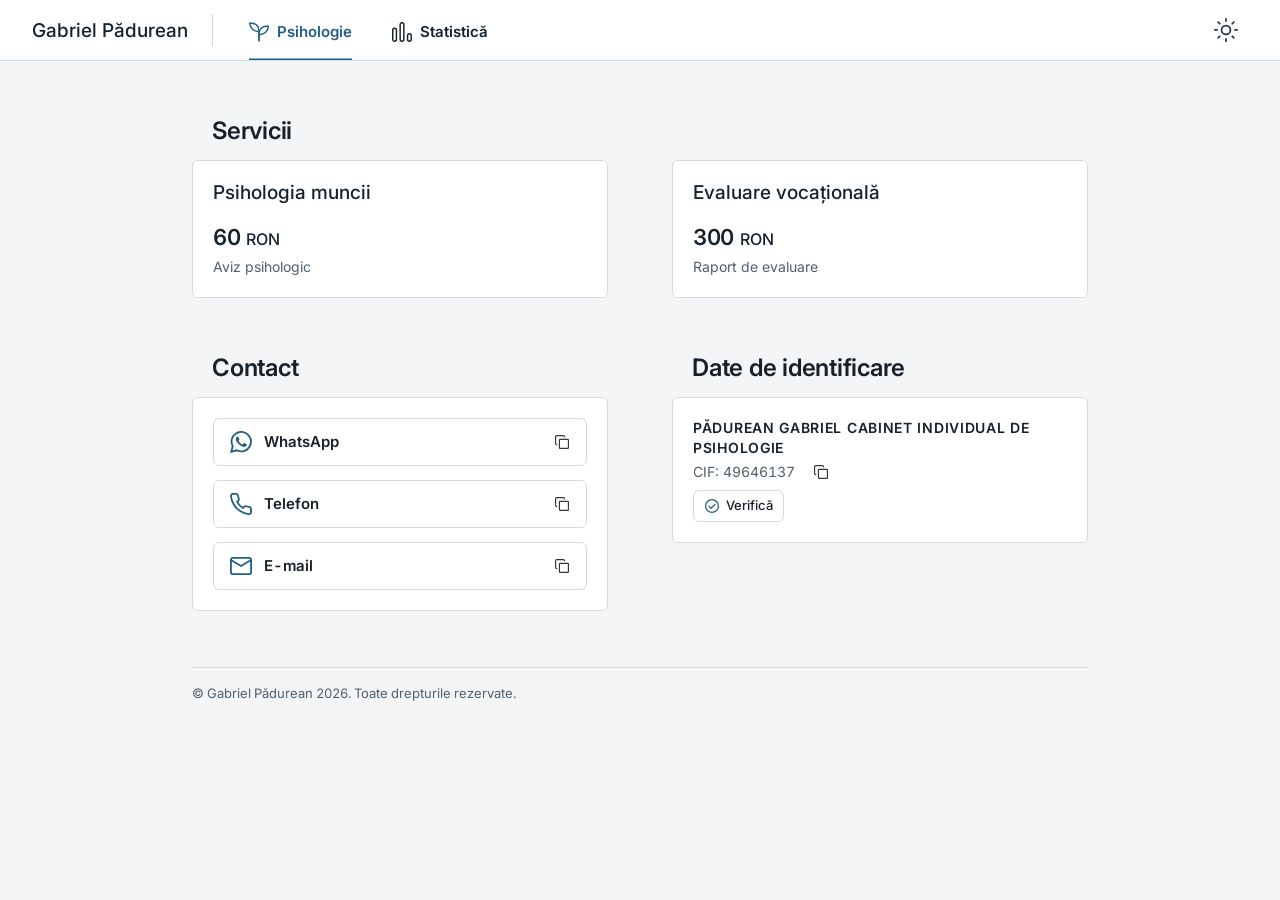
<file: index.html>
<!DOCTYPE html>
<html lang="ro">
<head>
  <meta charset="UTF-8">
  <meta name="viewport" content="width=device-width, initial-scale=1">
  <title>Psihologia muncii. Evaluare vocațională | Gabriel Pădurean</title>
  <meta name="description" content="Psihologia muncii. Evaluare vocațională. Statistică: Pregătire teoretică. Proiecte de cercetare.">
  <link rel="preconnect" href="https://fonts.googleapis.com">
  <link rel="preconnect" href="https://fonts.gstatic.com" crossorigin>
  <link href="https://fonts.googleapis.com/css2?family=Inter:wght@400;500;600;700&display=swap" rel="stylesheet">
  <link rel="stylesheet" href="assets/css/style.css">
  <!-- Favicon: schimbat de main.js după meniul activ; culoarea (negru/alb) vine din SVG, după tema dispozitivului -->
  <link rel="icon" id="favicon" type="image/svg+xml" href="assets/media/psychology-icon.svg">
  <script src="assets/js/main.js"></script>
</head>
<body>
  <!-- Filtre pentru colorarea iconițelor (<img>) cu culorile temei; funcționează și la deschiderea din fișier (file://) -->
  <svg class="icon-filters" width="0" height="0" aria-hidden="true" focusable="false">
    <filter id="tint-icon" color-interpolation-filters="sRGB"><feFlood class="flood-icon"/><feComposite in2="SourceAlpha" operator="in"/></filter>
    <filter id="tint-accent" color-interpolation-filters="sRGB"><feFlood class="flood-accent"/><feComposite in2="SourceAlpha" operator="in"/></filter>
    <filter id="tint-text" color-interpolation-filters="sRGB"><feFlood class="flood-text"/><feComposite in2="SourceAlpha" operator="in"/></filter>
    <filter id="tint-muted" color-interpolation-filters="sRGB"><feFlood class="flood-muted"/><feComposite in2="SourceAlpha" operator="in"/></filter>
  </svg>
  <p class="sr-only" id="live" role="status" aria-live="polite"></p>

  <header class="site-header">
    <h1 class="site-title">Gabriel Pădurean</h1>
    <div class="header-actions">
      <button class="icon-btn" id="theme-toggle" type="button" aria-label="Comută între modul zi și modul noapte">
        <img class="icon icon-sun" src="assets/media/sun.svg" alt="" aria-hidden="true" draggable="false"><img class="icon icon-moon" src="assets/media/moon.svg" alt="" aria-hidden="true" draggable="false">
      </button>
    </div>
  </header>

  <div class="layout">

    <nav class="menu" aria-label="Meniu principal">
      <div class="menu-wrap">
        <button class="menu-hint is-off menu-hint-prev" type="button" data-dir="-1" aria-label="Derulează meniul la stânga" tabindex="-1"><img class="icon" src="assets/media/chevron-left.svg" alt="" aria-hidden="true" draggable="false"></button>
        <div class="menu-list" role="tablist">
        <button class="menu-btn is-active" id="tab-psihologie" role="tab" type="button"
                aria-selected="true" aria-controls="panel-psihologie" data-tab="psihologie">
          <img class="icon" src="assets/media/psychology.svg" alt="" aria-hidden="true" draggable="false">
          <span class="menu-label">Psihologie</span>
        </button>
        <button class="menu-btn" id="tab-statistica" role="tab" type="button"
                aria-selected="false" aria-controls="panel-statistica" data-tab="statistica" tabindex="-1">
          <img class="icon" src="assets/media/statistics.svg" alt="" aria-hidden="true" draggable="false">
          <span class="menu-label">Statistică</span>
        </button>
        </div>
        <button class="menu-hint is-off menu-hint-next" type="button" data-dir="1" aria-label="Derulează meniul la dreapta" tabindex="-1"><img class="icon" src="assets/media/chevron-right.svg" alt="" aria-hidden="true" draggable="false"></button>
      </div>
    </nav>

    <main class="content">

      <section class="section" id="servicii" aria-labelledby="servicii-title">
        <h2 class="section-title" id="servicii-title">Servicii</h2>

        <!-- Psihologie -->
        <div class="panel" id="panel-psihologie" role="tabpanel" aria-labelledby="tab-psihologie">
          <article class="card">
            <h3 class="card-title">Psihologia muncii</h3>
            <p class="price"><span class="price-amount">60</span> <span class="price-unit">RON</span></p>
            <p class="card-note row-sub">Aviz psihologic</p>
          </article>

          <article class="card">
            <h3 class="card-title">Evaluare vocațională</h3>
            <p class="price"><span class="price-amount">300</span> <span class="price-unit">RON</span></p>
            <p class="card-note row-sub">Raport de evaluare</p>
          </article>
        </div>

        <!-- Statistică -->
        <div class="panel" id="panel-statistica" role="tabpanel" aria-labelledby="tab-statistica" hidden>
          <article class="card">
            <h3 class="card-title">Pregătire teoretică</h3>
            <div class="rows">
              <div class="row row-split">
                <div>
                  <p class="row-main">Ședință introductivă</p>
                  <p class="row-sub">30 de minute</p>
                </div>
                <p class="row-badge">Gratuită</p>
              </div>
              <div class="row">
                <p class="row-main"><span class="num">100</span> RON</p>
                <p class="row-sub">60 de minute</p>
              </div>
              <div class="row">
                <p class="row-main"><span class="num">130</span> RON</p>
                <p class="row-sub">90 de minute</p>
              </div>
            </div>
          </article>

          <article class="card">
            <h3 class="card-title">Proiecte de cercetare</h3>
            <div class="rows">
              <div class="row">
                <p class="row-main">Serviciu personalizat</p>
                <p class="row-sub">Tariful este stabilit în funcție de dimensiunea proiectului, complexitatea analizelor și termenul de predare.</p>
              </div>
            </div>
          </article>
        </div>
      </section>

      <section class="section" id="contact" aria-labelledby="contact-title">
        <h2 class="section-title" id="contact-title">Contact</h2>
        <div class="card contact-card">
          <button class="menu-hint is-off contact-hint contact-hint-prev" type="button" data-dir="-1" tabindex="-1" aria-label="Derulează contactele la stânga"><img class="icon" src="assets/media/chevron-left.svg" alt="" aria-hidden="true" draggable="false"></button>
          <div class="contact-list">
            <div class="contact-row">
              <a class="contact-link" href="https://wa.me/40746302423" target="_blank" rel="noopener noreferrer">
                <img class="icon" src="assets/media/whatsapp.svg" alt="" aria-hidden="true" draggable="false">
                <span>WhatsApp</span>
              </a>
              <button class="copy-btn" type="button" data-copy="https://wa.me/40746302423" aria-label="Copiază linkul WhatsApp">
                <img class="icon" src="assets/media/copy.svg" alt="" aria-hidden="true" draggable="false">
              </button>
            </div>
            <div class="contact-row">
              <a class="contact-link" href="tel:+40746302423">
                <img class="icon" src="assets/media/phone.svg" alt="" aria-hidden="true" draggable="false">
                <span>Telefon</span>
              </a>
              <button class="copy-btn" type="button" data-copy="+40746302423" aria-label="Copiază numărul de telefon">
                <img class="icon" src="assets/media/copy.svg" alt="" aria-hidden="true" draggable="false">
              </button>
            </div>
            <div class="contact-row">
              <a class="contact-link" href="mailto:gabriel.padurean.19@gmail.com">
                <img class="icon" src="assets/media/mail.svg" alt="" aria-hidden="true" draggable="false">
                <span>E-mail</span>
              </a>
              <button class="copy-btn" type="button" data-copy="gabriel.padurean.19@gmail.com" aria-label="Copiază adresa de e-mail">
                <img class="icon" src="assets/media/copy.svg" alt="" aria-hidden="true" draggable="false">
              </button>
            </div>
          </div>
          <button class="menu-hint is-off contact-hint contact-hint-next" type="button" data-dir="1" tabindex="-1" aria-label="Derulează contactele la dreapta"><img class="icon" src="assets/media/chevron-right.svg" alt="" aria-hidden="true" draggable="false"></button>
        </div>
      </section>

      <section class="section" id="juridic" aria-labelledby="juridic-title">
        <h2 class="section-title" id="juridic-title">Date de identificare</h2>
        <div class="card legal-card">
          <div class="legal-block" data-legal="psihologie">
            <h3 class="legal-name">PĂDUREAN GABRIEL CABINET INDIVIDUAL DE PSIHOLOGIE</h3>
            <p class="legal-cif">
              <span>CIF: 49646137</span>
              <button class="copy-btn" type="button" data-copy="49646137" aria-label="Copiază CIF cabinet">
                <img class="icon" src="assets/media/copy.svg" alt="" aria-hidden="true" draggable="false">
              </button>
            </p>
            <a class="pill pill-link" href="https://www.verificapsiholog.ro/30727-gabriel-padurean" target="_blank" rel="noopener noreferrer">
              <img class="icon" src="assets/media/verified.svg" alt="" aria-hidden="true" draggable="false">
              <span>Verifică</span>
            </a>
          </div>

          <div class="legal-block" data-legal="statistica" hidden>
            <h3 class="legal-name">PĂDUREAN I. D. GABRIEL PERSOANĂ FIZICĂ AUTORIZATĂ</h3>
            <p class="legal-cif">
              <span>CIF: 52353927</span>
              <button class="copy-btn" type="button" data-copy="52353927" aria-label="Copiază CIF PFA">
                <img class="icon" src="assets/media/copy.svg" alt="" aria-hidden="true" draggable="false">
              </button>
            </p>
          </div>
        </div>
      </section>

      <footer class="site-footer">
        <p>© Gabriel Pădurean<span id="year"></span>. Toate drepturile rezervate.</p>
      </footer>

    </main>
  </div>
</body>
</html>
</file>
<file: assets/css/style.css>
/* ==========================================================================
   Gabriel Pădurean – pagină de prezentare
   ========================================================================== */

/* ---------- Variabile ---------- */
:root {
  --primary: #235f84ff;     /* culoarea primară */
  --secondary: #e8f2fdff;   /* culoarea secundară */
  --tertiary: #d6d9dd;      /* culoarea terțiară (gri) – hover pe desktop */

  --bg: #f3f5f7;            /* fundal zi: gri rece, neutru */
  --surface: #ffffff;
  --text: #16212b;
  --text-muted: #51606d;
  --icon: #2e3842;
  --accent: var(--primary);
  --glass: var(--bg);       /* degradeul săgeților de derulare se contopește cu fundalul */
  --panel-bg: #ffffff;      /* header, carduri */
  --glass-border: #d3dae1;  /* conturul cardurilor */
  --glass-shadow: none;
  --line: #d3dae1;          /* linii subtile (header, meniu, separatoare) */
  --pill-border: #aebfce;
  --tint: rgba(35, 95, 132, .09);        /* fundal discret pentru elementul selectat */
  --tint-hover: rgba(35, 95, 132, .05);

  --header-h: 61px; /* 60px conținut + 1px bordură; trebuie să fie egal cu înălțimea reală a header-ului */
  --content-w: 600px;       /* lățimea maximă a conținutului pe ecrane mici / pătrate */
  --tab-line: 1.5px;        /* grosimea liniei de sub meniul selectat / la hover (mobil și desktop) */
  --radius: 6px;
  --radius-sm: 4px;
  --section-gap: 48px;      /* același spațiu deasupra fiecărei secțiuni și al footer-ului */
  --gutter: max(16px, calc((100vw - var(--content-w)) / 2 + 16px));
  color-scheme: light;
}

:root[data-theme="dark"] {
  --bg: #0d1217;
  --surface: #141c24;
  --text: #e8ecef;
  --text-muted: #aab6c0;
  --icon: #d2dce5;
  --glass: var(--bg);
  --panel-bg: var(--surface);
  --glass-border: #243240;
  --glass-shadow: none;
  --accent: #6fb2dc;        /* primara, luminată pentru contrast pe fundal închis */
  --line: #243240;
  --pill-border: #4a5d6d;
  --tertiary: #34414d;
  --tint: rgba(111, 178, 220, .16);
  --tint-hover: rgba(111, 178, 220, .09);
  color-scheme: dark;
}

/* ---------- Reset ---------- */
*, *::before, *::after { box-sizing: border-box; }

html { -webkit-text-size-adjust: 100%; }

body {
  margin: 0;
  min-height: 100vh;
  overflow-x: hidden;
  font-family: "Inter", system-ui, -apple-system, "Segoe UI", Roboto, sans-serif;
  font-size: 1rem;
  line-height: 1.5;
  color: var(--text);
  background: var(--bg);
  font-variant-numeric: tabular-nums;
  -webkit-font-smoothing: antialiased;
  overflow-wrap: anywhere;
}

h1, h2, h3, p, ul { margin: 0; }
ul { padding: 0; list-style: none; }
a { color: inherit; text-decoration: none; }
button { font: inherit; color: inherit; background: none; border: 0; padding: 0; cursor: pointer; -webkit-tap-highlight-color: transparent; }

:focus-visible { outline: 2px solid var(--accent); outline-offset: 2px; }
/* Tab-urile din meniu nu au contur de focus (selecția se vede din subliniere / fundal) */
.menu-btn:focus, .menu-btn:focus-visible { outline: none; }

[hidden] { display: none !important; }

.sr-only {
  position: absolute;
  width: 1px;
  height: 1px;
  margin: -1px;
  overflow: hidden;
  clip: rect(0 0 0 0);
  white-space: nowrap;
}

/* ---------- Iconițe: fișierele <img> din assets/media, colorate cu filtrele din index.html ---------- */
.icon {
  display: inline-block;
  flex: none;
  width: 24px;
  height: 24px;
  filter: url(#tint-icon); /* culoarea implicită; fiecare context o schimbă mai jos */
  -webkit-user-drag: none;
  user-select: none;
}
.icon-filters { position: absolute; width: 0; height: 0; overflow: hidden; }
.flood-icon   { flood-color: var(--icon); }
.flood-accent { flood-color: var(--accent); }
.flood-text   { flood-color: var(--text); }
.flood-muted  { flood-color: var(--text-muted); }

/* Soarele în modul zi, luna în modul noapte */
.icon-moon { display: none; }
:root[data-theme="dark"] .icon-sun  { display: none; }
:root[data-theme="dark"] .icon-moon { display: inline-block; }

/* ---------- Header ---------- */
.site-header {
  position: sticky;
  top: 0;
  z-index: 10;
  display: flex;
  flex-wrap: nowrap;
  align-items: center;
  justify-content: space-between;
  gap: 12px;
  min-height: var(--header-h);
  padding: 8px var(--gutter);
  background: var(--surface);
  border-bottom: 1px solid var(--line);
}

.site-title {
  min-width: 0;
  font-size: 1.1875rem;
  font-weight: 500;
  letter-spacing: 0;
  line-height: 1.2;
  position: relative;
  top: 1px; /* centrare optică: textul nu are descendente, deci masa vizuală stă sub centrul casetei */
}

.header-actions { display: flex; flex: none; flex-wrap: nowrap; align-items: center; gap: 16px; }

.icon-btn {
  display: inline-flex;
  align-items: center;
  justify-content: center;
  width: 44px;
  height: 44px;
  border-radius: var(--radius);
  color: var(--icon);
}

/* ---------- Layout ---------- */
.layout { display: grid; grid-template-columns: minmax(0, 1fr); }

.content {
  width: 100%;
  max-width: var(--content-w);
  margin: 0 auto;
  padding: 0 16px 32px;
}

/* ---------- Meniu (mobil): tab-uri derulabile, cu subliniere ---------- */
.menu {
  background: transparent; /* se contopește cu fundalul paginii */
  border-bottom: 0;
}

.menu-wrap {
  position: relative;
  display: flex;
  align-items: center;
  padding: 0 calc(var(--gutter) - 8px) 0 var(--gutter); /* marginea stângă a primului buton = marginea stângă a cardurilor */
}

.menu-list {
  flex: 1 1 auto;
  min-width: 0;
  display: flex;
  align-items: center;
  gap: 8px;
  padding: 8px 0 0; /* 8px sus = distanța față de header; butonul (46px) ajunge până jos, iar linia selecției e la marginea lui */
  overflow-x: auto;
  overscroll-behavior-x: contain;
  scroll-snap-type: x proximity;
  scrollbar-width: none;
}
.menu-list::-webkit-scrollbar { display: none; }

.menu-btn {
  position: relative;
  display: inline-flex;
  flex: none;
  align-items: center;
  gap: 8px;
  height: 46px;
  padding: 0 14px;
  border-radius: var(--radius) var(--radius) 0 0;
  font-weight: 500;
  white-space: nowrap;
  color: var(--text-muted);
  box-shadow: inset 0 calc(-1 * var(--tab-line)) 0 transparent; /* linia selecției, invizibilă până la selectare (ca să poată face fade) */
  scroll-snap-align: center;
}
.menu-btn .icon { width: 20px; height: 20px; }

/* Selecția: text în culoarea primară și o linie de 2px dedesubt, departe de text */
.menu-btn.is-active {
  font-weight: 600;
  color: var(--accent);
  box-shadow: inset 0 calc(-1 * var(--tab-line)) 0 var(--accent);
}

/* Săgețile de derulare (apar doar când meniul nu încape) */
/* Săgețile stau peste marginile listei (nu în flux), cu degrade, ca derularea să nu sară
   când apar/dispar; dispariția se face prin fade. */

.menu-hint {
  position: absolute;
  top: 0;
  bottom: 0;
  z-index: 2;
  display: inline-flex;
  align-items: center;
  width: 52px;
  color: var(--text-muted);
  opacity: 1;
  visibility: visible;
}
.menu-hint.is-off { opacity: 0; visibility: hidden; pointer-events: none; }
.menu-hint .icon { width: 20px; height: 20px; }

.menu-hint-prev {
  left: max(0px, calc(var(--gutter) - 20px));
  justify-content: flex-start;
  padding-left: 8px;
  background: var(--glass);
  -webkit-backdrop-filter: blur(10px);
  backdrop-filter: blur(10px);
  -webkit-mask-image: linear-gradient(to right, #000 55%, transparent);
  mask-image: linear-gradient(to right, #000 55%, transparent);
}
.menu-hint-next {
  right: max(0px, calc(var(--gutter) - 20px));
  justify-content: flex-end;
  padding-right: 8px;
  background: var(--glass);
  -webkit-backdrop-filter: blur(10px);
  backdrop-filter: blur(10px);
  -webkit-mask-image: linear-gradient(to left, #000 55%, transparent);
  mask-image: linear-gradient(to left, #000 55%, transparent);
}

/* ---------- Secțiuni ---------- */
.section { padding-top: var(--section-gap); }

.section-title {
  margin-bottom: 14px;
  padding-left: 20px; /* aliniat cu textul din carduri (padding-ul cardului) */
  font-size: 1.375rem;
  font-weight: 600;
  letter-spacing: -0.01em;
  line-height: 1.2;
  color: var(--text);
}

/* ---------- Carduri (fără contur, separate prin umbră) ---------- */
.panel {
  display: grid;
  grid-template-columns: minmax(0, 1fr);
  gap: 14px;
}

.card {
  min-width: 0;
  padding: 20px;
  background: var(--surface);
  border: 0;
  border-radius: var(--radius);
}

.card-title { font-size: 1.0625rem; font-weight: 500; line-height: 1.3; }

.price { margin-top: 16px; display: flex; flex-wrap: wrap; align-items: baseline; gap: 2px 6px; }
.price { font-weight: 500; }
.price-amount { font-size: 1.375rem; font-weight: 600; letter-spacing: -0.02em; }
.price-unit { font-size: 1rem; font-weight: 500; }

/* Statistică */
.rows { margin-top: 10px; }

.row { padding: 12px 0; }
.row + .row { border-top: 1px solid var(--line); }
.row:last-child { padding-bottom: 0; }

.row-split { display: flex; flex-wrap: wrap; align-items: center; justify-content: space-between; gap: 4px 12px; }
.row-main { font-weight: 500; }
.row-sub { font-size: .875rem; color: var(--text-muted); }
.card-note.row-sub { margin-top: 2px; }
.row-badge { font-weight: 600; color: var(--accent); }
.num { font-size: 1.375rem; font-weight: 600; letter-spacing: -0.02em; }

.card-note { margin-top: 0; color: var(--text-muted); }

.bullets { margin-top: 10px; display: grid; gap: 6px; }
.bullets li { position: relative; padding-left: 20px; }
.bullets li::before {
  content: "";
  position: absolute;
  left: 4px;
  top: .52em;
  width: 6px;
  height: 6px;
  border-radius: 0;
  background: var(--accent);
}

/* ---------- Contact ---------- */
/* Butoane de contact: unul sub altul, pe toată lățimea cardului, la orice lățime de ecran.
   Rândul are conturul; linkul (iconiță + text) și butonul de copy stau în interiorul lui. */
.contact-card { display: block; }
.contact-list { display: grid; grid-template-columns: minmax(0, 1fr); gap: 14px; }
.contact-hint { display: none; }

.contact-row {
  display: flex;
  align-items: center;
  gap: 4px;
  min-width: 0;
  height: 48px;
  padding-right: 8px;
  border: 1px solid var(--line); /* contur discret */
  border-radius: var(--radius);
}

.contact-link {
  display: flex;
  align-items: center;
  gap: 12px;
  flex: 1 1 auto;
  min-width: 0;
  height: 100%;
  padding: 0 0 0 16px;
  border-radius: var(--radius) 0 0 var(--radius);
  font-size: .9375rem;
  font-weight: 600;
}
.contact-link .icon { width: 22px; height: 22px; color: var(--accent); }
.contact-row .copy-btn { width: 32px; height: 32px; }
.contact-row .copy-btn .icon { width: 16px; height: 16px; }
.contact-link > span:last-child { overflow: hidden; text-overflow: ellipsis; white-space: nowrap; }

.contact-row .copy-btn { color: var(--icon); }

.pill {
  display: inline-flex;
  align-items: center;
  gap: 10px;
  min-width: 0;
  padding: 8px 32px;
  border: 1px solid var(--line); /* contur discret */
  border-radius: var(--radius);
  font-weight: 500;
}

.pill > span:last-child { overflow: hidden; text-overflow: ellipsis; white-space: nowrap; }
.pill .icon { width: 20px; height: 20px; color: var(--icon); }

/* ---------- Buton de copy ---------- */
.copy-btn {
  position: relative;
  display: inline-flex;
  align-items: center;
  justify-content: center;
  flex: none;
  width: 36px;
  height: 36px;
  border-radius: var(--radius-sm);
  color: var(--icon);
}

.copy-btn .icon {
  width: 16px;
  height: 16px;
  color: inherit;
}

/* Negru → primar (tranziție lină), rămâne 1s, apoi revine (vezi script) */
.copy-btn.is-copied .icon { color: var(--accent); }

/* Mesajul scurt „Copiat” */
.copy-btn::after {
  content: "Copiat!";
  position: absolute;
  right: -4px;
  bottom: calc(100% + 2px);
  padding: 3px 10px;
  border: 1px solid var(--pill-border);
  border-radius: 4px;
  font-size: .8125rem;
  font-weight: 500;
  line-height: 1.4;
  color: var(--text);
  background: var(--surface);
  white-space: nowrap;
  overflow-wrap: normal;
  opacity: 0;
  pointer-events: none;
  z-index: 2;
}
.copy-btn.is-copied::after { opacity: 1; }

/* ---------- Juridic ---------- */
.legal-card { display: grid; grid-template-columns: minmax(0, 1fr); gap: 40px; }

.legal-name { font-size: .875rem; font-weight: 600; letter-spacing: .05em; line-height: 1.4; }

.legal-cif {
  margin-top: 4px; /* distanța vizuală nume → CIF = prețul → nota din carduri (≈14px) */
  display: flex;
  align-items: center;
  gap: 8px;
  font-size: .875rem;
  color: var(--text-muted);
}

/* Butonul de copiere (36px) nu mai mărește rândul CIF: elimină spațiul în plus de sub text */
.legal-cif .copy-btn { margin-block: -8px; }

.legal-block .pill-link {
  margin-top: 8px;
  gap: 6px;
  padding: 5px 10px;
  border-color: var(--line);
  font-size: .8125rem;
  font-weight: 500;
  color: var(--text);
}
.legal-block .pill-link .icon { width: 16px; height: 16px; color: var(--accent); }

/* ---------- Footer ---------- */
.site-footer {
  margin-top: var(--section-gap);
  padding-top: 16px;
  border-top: 1px solid var(--line);
  font-size: .8125rem;
  color: var(--text-muted);
}

/* ---------- Hover (doar desktop) ---------- */
@media (hover: hover) and (min-width: 900px) {
  .icon-btn:hover,
  .copy-btn:hover,
  .pill:hover,
  .contact-row:hover { background-color: var(--tint-hover); }
  .contact-row .copy-btn:hover { background-color: transparent; }

}

/* ==========================================================================
   Ecrane foarte mici
   ========================================================================== */
@media (max-width: 380px) {
  :root { --gutter: 12px; --section-gap: 36px; }

  .site-title { font-size: 1rem; }
  .icon-btn { width: 38px; height: 38px; }
  .header-actions { gap: 8px; }

  .content { padding: 0 12px 24px; }
  .section-title { font-size: 1.25rem; padding-left: 16px; }

  .card { padding: 16px; }
  .price { margin-top: 18px; }
  .price-amount { font-size: 1.25rem; }
  .num { font-size: 1.25rem; }

  .legal-name { font-size: .875rem; }
  .contact-link { gap: 10px; padding-left: 14px; font-size: .875rem; }
  .contact-link .icon { width: 20px; height: 20px; }
  .copy-btn { width: 32px; height: 32px; }
  .copy-btn .icon { width: 16px; height: 16px; }

  .menu-btn { height: 42px; padding: 0 10px; font-size: .9375rem; }
}

/* ==========================================================================
   Ecrane medii / pătrate (600–899px)
   ========================================================================== */
@media (min-width: 600px) and (max-width: 899px) {
  /* Servicii: ferestrele pe același rând */
  .panel { grid-template-columns: repeat(2, minmax(0, 1fr)); gap: 14px 24px; align-items: start; }
}

/* ==========================================================================
   Desktop (meniul stă în header, lângă titlu; main.js îl mută acolo)
   ========================================================================== */
@media (min-width: 900px) {
  :root { --gutter: 32px; --section-gap: 56px; }

  /* Header pe toată lățimea, ca în original (titlu + meniu la stânga, buton zi/noapte la dreapta);
     fără padding vertical, ca meniul să poată coborî până la linia de jos a header-ului */
  .site-header {
    gap: 24px;
    padding: 0 var(--gutter);
  }

  .layout { display: block; }

  /* Meniul din header: separator vertical + tab-uri orizontale (iconiță + text) */
  .site-header .menu {
    display: flex;
    align-items: flex-start;
    align-self: flex-start;
    flex: none;
    height: calc(var(--header-h) - 1px); /* = înălțimea interioară a header-ului (fără bordură) */
    margin-right: auto;
    padding: 0;
    background: transparent;
    border: 0;
  }
  .site-header .menu::before {
    content: "";
    flex: none;
    align-self: flex-start;
    width: 1px;
    height: 32px;
    margin: 14px 36px 0 0; /* centrat vertical față de titlu (centrul la 30px) */
    background: var(--line);
  }

  .menu-wrap { display: block; padding: 0; }
  .menu-hint { display: none !important; }

  .menu-list {
    flex-direction: row;
    align-items: flex-start;
    padding: 0;
    gap: 40px;
    overflow: visible;
  }

  /* Tab: iconiță + text pe un rând */
  .menu-btn {
    flex-direction: row;
    gap: 8px;
    height: calc(var(--header-h) - 1px); /* linia stă deasupra bordurii header-ului */
    padding: 4px 0 0; /* coboară textul și iconița cu 2px: baseline-ul textului = baseline-ul titlului */
    border-radius: 0;
    font-size: .9375rem;
    font-weight: 600;
    color: var(--text);
    box-shadow: inset 0 calc(-1 * var(--tab-line)) 0 transparent;
  }
  .menu-btn .icon { width: 20px; height: 20px; }

  /* Selecția: text și linie în culoarea primară; hover: linie în culoarea conturului ferestrelor */
  .menu-btn.is-active { color: var(--accent); box-shadow: inset 0 calc(-1 * var(--tab-line)) 0 var(--accent); }
}

@media (hover: hover) and (min-width: 900px) {
  .menu-btn:not(.is-active):hover { box-shadow: inset 0 calc(-1 * var(--tab-line)) 0 var(--glass-border); }
}

@media (min-width: 900px) {
  .content { padding: 0 32px 40px; max-width: 960px; }

  .section-title { font-size: 1.5rem; }
  .card-title { font-size: 1.1875rem; }

  .panel { grid-template-columns: repeat(2, minmax(0, 1fr)); gap: 14px 64px; align-items: start; }
}

/* De la 900px: Contact și Juridic pe același rând */
@media (min-width: 900px) {
  .content {
    display: grid;
    grid-template-columns: repeat(2, minmax(0, 1fr));
    column-gap: 64px;
    align-items: start;
  }
  #servicii,
  .site-footer { grid-column: 1 / -1; }
}


/* ---------- Culoarea iconițelor, pe contexte (oglindește regulile `color` de mai sus) ---------- */
.menu-btn .icon, .menu-hint .icon { filter: url(#tint-muted); }
.contact-row .copy-btn .icon { filter: url(#tint-icon); }
.menu-btn.is-active .icon,
.contact-link .icon,
.copy-btn.is-copied .icon,
.legal-block .pill-link .icon { filter: url(#tint-accent); }
@media (min-width: 900px) {
  .menu-btn .icon { filter: url(#tint-text); }
  .menu-btn.is-active .icon { filter: url(#tint-accent); }
}


/* ---------- Suprafețe plane: contur fin, fără blur sau umbre ---------- */
.card { border: 1px solid var(--glass-border); }
</file>
